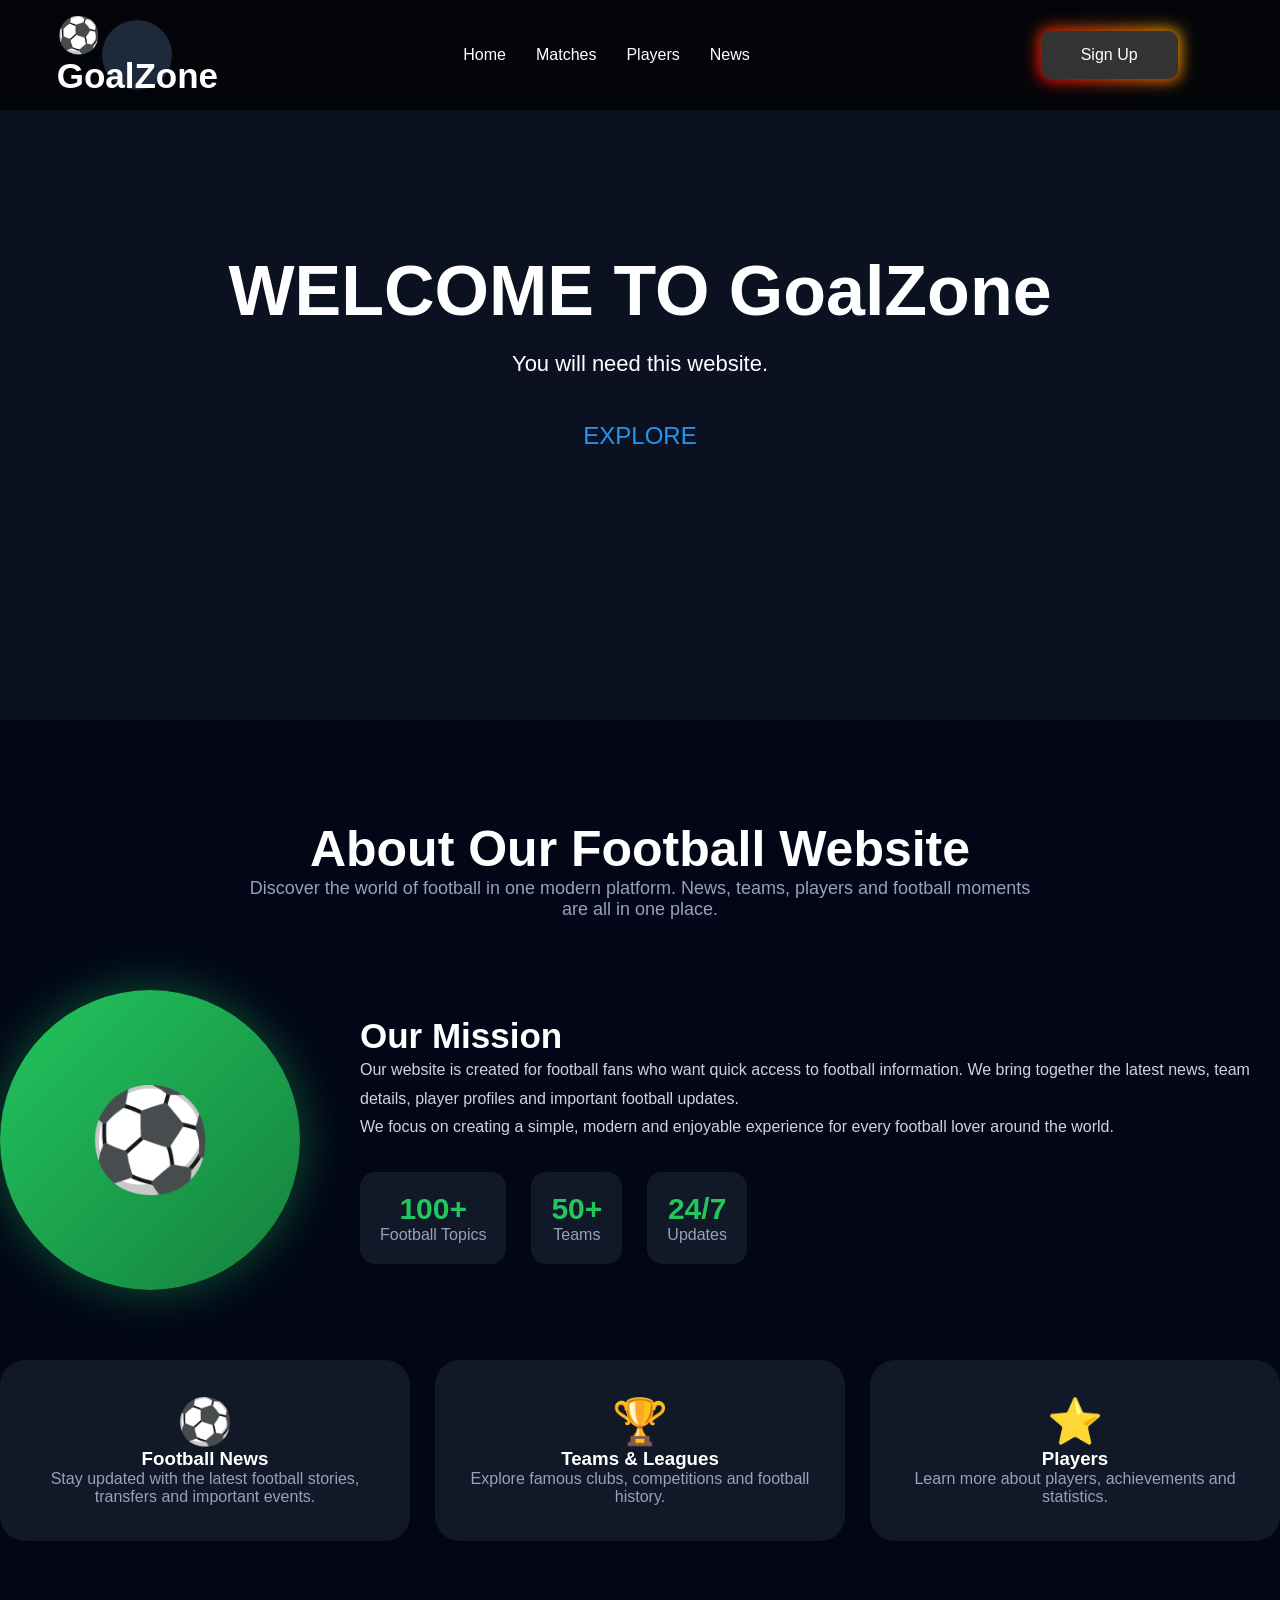
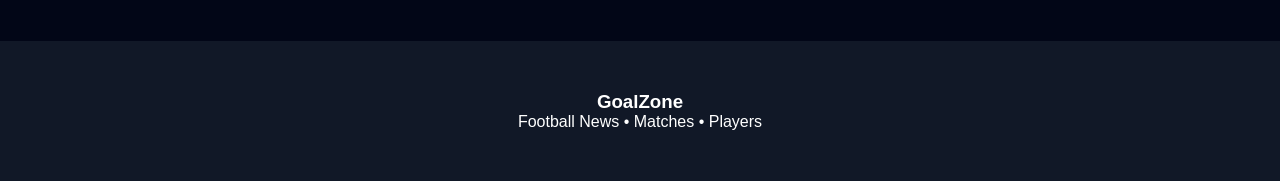
<file: index.html>
<!DOCTYPE html>
<html lang="en">

<head>
    <meta charset="UTF-8">
    <meta name="viewport" content="width=device-width, initial-scale=1.0">
    <title>Document</title>
</head>

<body>
    <!DOCTYPE html>

    <html lang="en">

    <head>
        <meta charset="UTF-8">
        <meta name="viewport" content="width=device-width, initial-scale=1.0">
        <title>GoalZone</title>
        <link rel="stylesheet" href="style.css">
    </head>

    <body>

        <nav>
            <div class="logo">⚽ GoalZone</div>


            <ul>
                <li><a href="index.html">Home</a></li>
                <li><a href="matches.html">Matches</a></li>
                <li><a href="players.html">Players</a></li>
                <li><a href="news.html">News</a></li>
            </ul>

            <a href="#" class="signup-btn">Sign Up</a>


        </nav>

        <section class="hero">
            <div class="hero-content">
                <h1>WELCOME TO GoalZone</h1>
                <p>You will need this website.</p>

                <a href="" class="hreef">
                    <span></span>
                    <span></span>
                    <span></span>
                    <span></span>
                    Explore
                </a>


        </section>
<section class="about">

<div class="container">

    <div class="about-header">
        <h1>About Our Football Website</h1>
        <p>
            Discover the world of football in one modern platform.
            News, teams, players and football moments are all in one place.
        </p>
    </div>


    <div class="about-main">

        <div class="about-image">
            ⚽
        </div>


        <div class="about-info">

            <h2>Our Mission</h2>

            <p>
                Our website is created for football fans who want
                quick access to football information. We bring together
                the latest news, team details, player profiles and
                important football updates.
            </p>

            <p>
                We focus on creating a simple, modern and enjoyable
                experience for every football lover around the world.
            </p>


            <div class="about-stats">

                <div>
                    <h3>100+</h3>
                    <span>Football Topics</span>
                </div>

                <div>
                    <h3>50+</h3>
                    <span>Teams</span>
                </div>

                <div>
                    <h3>24/7</h3>
                    <span>Updates</span>
                </div>

            </div>

        </div>

    </div>


    <div class="about-cards">

        <div class="about-box">
            <h2>⚽</h2>
            <h3>Football News</h3>
            <p>
                Stay updated with the latest football stories,
                transfers and important events.
            </p>
        </div>


        <div class="about-box">
            <h2>🏆</h2>
            <h3>Teams & Leagues</h3>
            <p>
                Explore famous clubs, competitions and football history.
            </p>
        </div>


        <div class="about-box">
            <h2>⭐</h2>
            <h3>Players</h3>
            <p>
                Learn more about players, achievements and statistics.
            </p>
        </div>


    </div>


</div>

</section>

        <footer>
            <h3>GoalZone</h3>
            <p>Football News • Matches • Players</p>
        </footer>

    </body>

    </html>

</body>

</html>
</file>
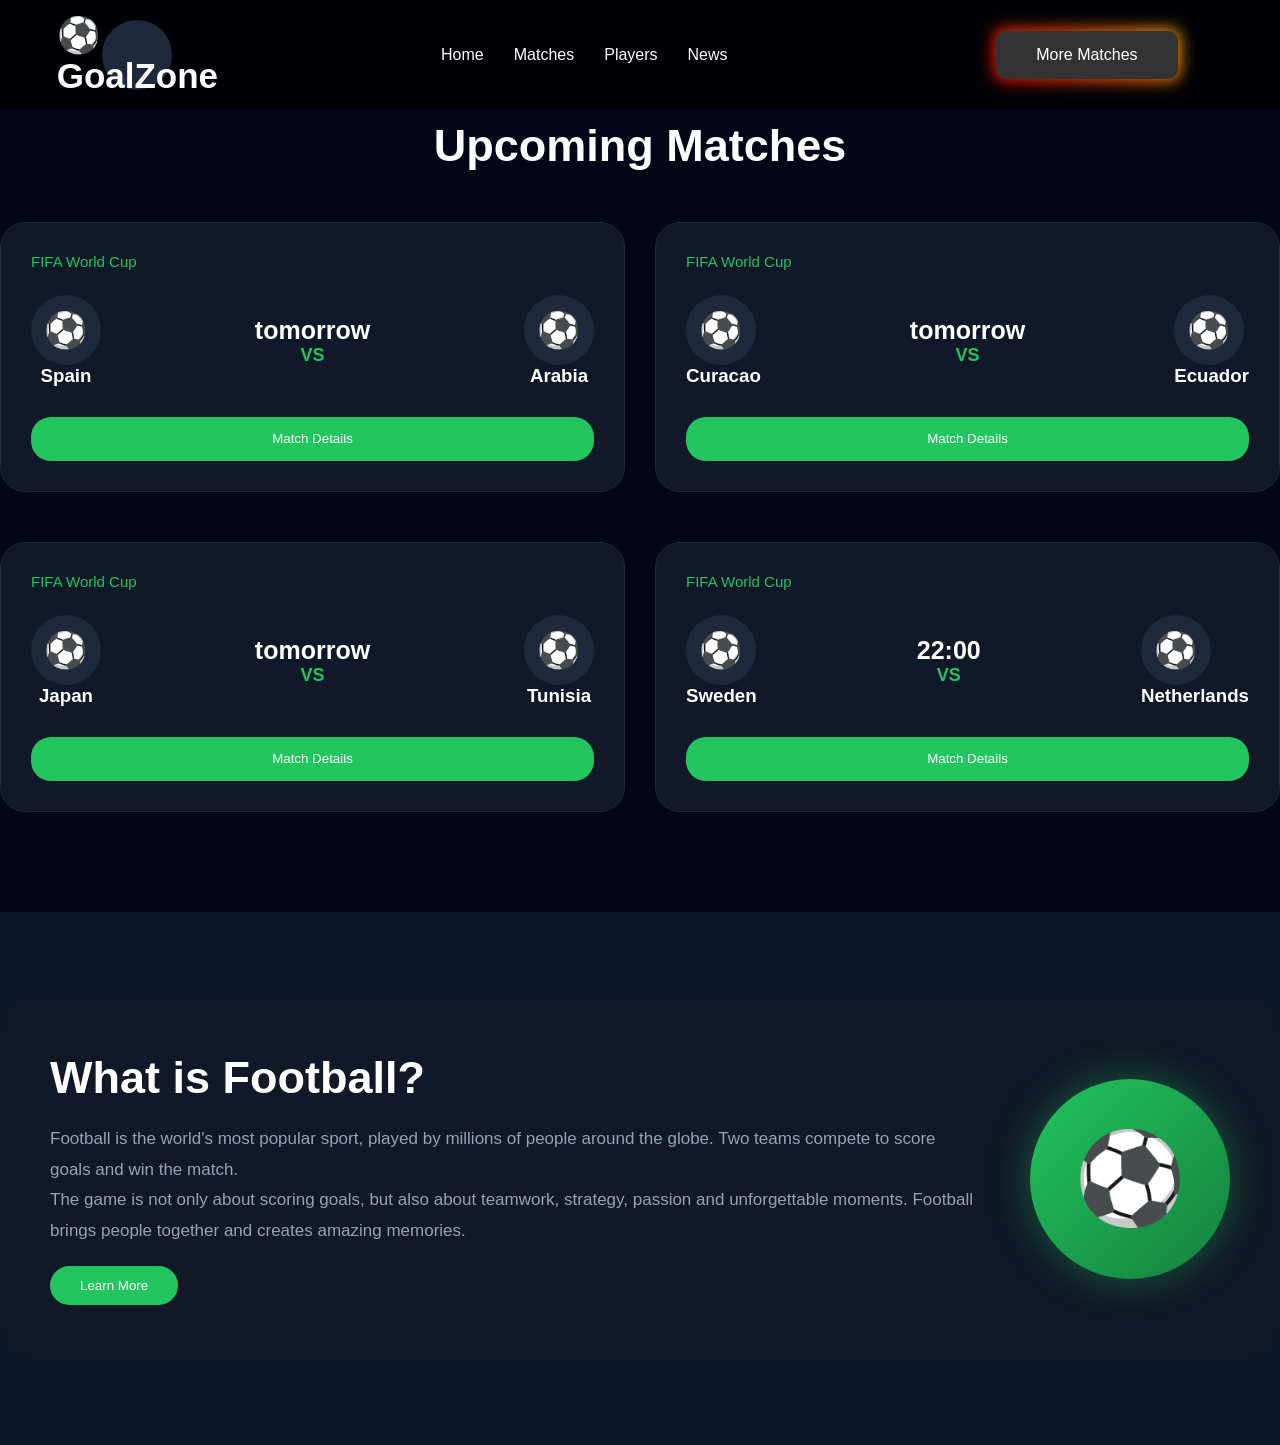
<file: matches.html>
<!DOCTYPE html>
<html lang="en">

<head>
    <meta charset="UTF-8">
    <meta name="viewport" content="width=device-width, initial-scale=1.0">
    <link rel="stylesheet" href="style.css">
    <title>Document</title>
</head>

<body>
    <nav>
        <div class="logo">⚽ GoalZone</div>


        <ul>
            <li><a href="index.html">Home</a></li>
            <li><a href="matches.html">Matches</a></li>
            <li><a href="players.html">Players</a></li>
            <li><a href="news.html">News</a></li>
        </ul>

        <a href="https://www.google.com/search?q=jahon+chempionati+2026&oq=jahon&gs_lcrp=[base64]&sourceid=chrome&ie=UTF-8"
            class="signup-btn">More Matches</a>


    </nav>
    <section class="matches">

        <div class="container">

            <h1>Upcoming Matches</h1>

            <div class="match-cards">


                <div class="match-card">

                    <div class="league">
                        FIFA World Cup
                    </div>

                    <div class="teams">

                        <div class="team">
                            <div class="logo">⚽</div>
                            <h3>Spain</h3>
                        </div>


                        <div class="score">
                            tomorrow
                            <span>VS</span>
                        </div>


                        <div class="team">
                            <div class="logo">⚽</div>
                            <h3>Arabia</h3>
                        </div>

                    </div>


                    <button>Match Details</button>

                </div>




                <div class="match-card">

                    <div class="league">
                        FIFA World Cup
                    </div>

                    <div class="teams">

                        <div class="team">
                            <div class="logo">⚽</div>
                            <h3>Curacao</h3>
                        </div>


                        <div class="score">
                            tomorrow
                            <span>VS</span>
                        </div>


                        <div class="team">
                            <div class="logo">⚽</div>
                            <h3>Ecuador</h3>
                        </div>

                    </div>


                    <button>Match Details</button>

                </div>
            </div>

        </div>
        <div class="match-cards">

            <div class="cardss">
                <div class="match-card">

                    <div class="league">
                        FIFA World Cup
                    </div>

                    <div class="teams">

                        <div class="team">
                            <div class="logo">⚽</div>
                            <h3>Japan</h3>
                        </div>


                        <div class="score">
                            tomorrow
                            <span>VS</span>
                        </div>


                        <div class="team">
                            <div class="logo">⚽</div>
                            <h3>Tunisia</h3>
                        </div>

                    </div>


                    <button>Match Details</button>

                </div>
            </div>




            <div class="cardss">
                <div class="match-card">

                    <div class="league">
                        FIFA World Cup
                    </div>

                    <div class="teams">

                        <div class="team">
                            <div class="logo">⚽</div>
                            <h3>Sweden</h3>
                        </div>


                        <div class="score">
                            22:00
                            <span>VS</span>
                        </div>


                        <div class="team">
                            <div class="logo">⚽</div>
                            <h3>Netherlands</h3>
                        </div>

                    </div>


                    <button>Match Details</button>

                </div>
            </div>

        </div>
    </section>
    <section class="football-info">

        <div class="container">

            <div class="info-box">

                <div class="info-text">

                    <h2>What is Football?</h2>

                    <p>
                        Football is the world's most popular sport, played by millions
                        of people around the globe. Two teams compete to score goals
                        and win the match.
                    </p>

                    <p>
                        The game is not only about scoring goals, but also about teamwork,
                        strategy, passion and unforgettable moments. Football brings
                        people together and creates amazing memories.
                    </p>

                    <button>Learn More</button>

                </div>


                <div class="info-icon">
                    ⚽
                </div>


            </div>

        </div>

    </section>
</body>

</html>
</file>
<file: style.css>
* {
    margin: 0;
    padding: 0;
    box-sizing: border-box;
    font-family: sans-serif;
    text-decoration: none;
}

body {
    background: #0b1120;
    color: white;
}

nav {
    display: flex;
    justify-content: space-between;
    align-items: center;
    padding: 20px 8%;
    position: fixed;
    width: 100%;
    background: rgba(0, 0, 0, .7);
    backdrop-filter: blur(10px);
}

.logo {
    font-size: 30px;
    font-weight: bold;
}

nav ul {
    display: flex;
    list-style: none;
}

nav ul li {
    margin: 0 15px;
}

nav a {
    color: white;
    text-decoration: none;
}

.signup-btn {
    padding: 15px 40px;
    border: none;
    outline: none;
    color: #fff;
    cursor: pointer;
    position: relative;
    z-index: 0;
    border-radius: 12px;
}

.signup-btn::after {
    content: "";
    z-index: -1;
    position: absolute;
    width: 100%;
    height: 100%;
    background-color: #333;
    left: 0;
    top: 0;
    border-radius: 10px;
}

.signup-btn::before {
    content: "";
    background: linear-gradient(45deg,
            #ff0000, #ff7300, #fffb00, #48ff00,
            #00ffd5, #002bff, #ff00c8, #ff0000);
    position: absolute;
    top: -2px;
    left: -2px;
    background-size: 600%;
    z-index: -1;
    width: calc(100% + 4px);
    height: calc(100% + 4px);
    filter: blur(8px);
    animation: glowing 20s linear infinite;
    transition: opacity .3s ease-in-out;
    border-radius: 10px;
    opacity: 1;
}

@keyframes glowing {
    0% {
        background-position: 0 0;
    }

    50% {
        background-position: 400% 0;
    }

    100% {
        background-position: 0 0;
    }
}

.signup-btn:hover::before {
    opacity: 1;
}

.signup-btn:active:after {
    background: transparent;
}

.signup-btn:active {
    color: #000;
    font-weight: bold;
}

.hero {
    height: 80vh;
    background: linear-gradient(rgba(0, 0, 0, 0.5),
            rgba(0, 0, 0, 0.5)),
        url("../images/football.jpg");
    background-size: cover;
    background-position: center;
    display: flex;
    justify-content: center;
    align-items: center;
    text-align: center;
    color: white;
}

.hero {
    height: 80vh;
    background: url('https://images.unsplash.com/photo-1574629810360-7efbbe195018') center/cover;
    display: flex;
    align-items: center;
    justify-content: center;
    color: white;
    text-align: center;
}

.hero h1 {
    font-size: 70px;
    margin-bottom: 20px;
}

.hero p {
    font-size: 22px;
    margin-bottom: 30px;
}

.btn-primary,
.btn-secondary {
    text-decoration: none;
    color: white;
    padding: 14px 28px;
    border-radius: 10px;
    margin: 5px;
}

.hreef {
    position: relative;
    display: inline-block;
    padding: 15px 30px;
    color: #2196f3;
    text-transform: uppercase;
    text-decoration: none;
    font-size: 24px;
    overflow: hidden;
    transition: 0.2s;
}

.hreef:hover {
    color: #255784;
    background: #2196f3;
    box-shadow: 0 0 10px #2196f3, 0 0 40px #2196f3, 0 0 80px #2196f3;
    transition-delay: 1s;
}

.hreef span {
    position: absolute;
    display: block;
}

.hreef span:nth-child(1) {
    top: 0;
    left: -100%;
    width: 100%;
    height: 2px;
    background: linear-gradient(90deg, transparent, #2196f3);
}

.hreef:hover span:nth-child(1) {
    left: 100%;
    transition: 1s;
}

.hreef span:nth-child(3) {
    bottom: 0;
    right: -100%;
    width: 100%;
    height: 2px;
    background: linear-gradient(270deg, transparent, #2196f3);
}

.hreef:hover span:nth-child(3) {
    right: 100%;
    transition: 1s;
    transition-delay: 0.5s;
}

.hreef span:nth-child(2) {
    top: -100%;
    right: 0%;
    width: 2px;
    height: 100%;
    background: linear-gradient(180deg, transparent, #2196f3);
}

.hreef:hover span:nth-child(2) {
    top: 100%;
    transition: 1s;
    transition-delay: 0.25s;
}

.hreef span:nth-child(4) {
    bottom: -100%;
    left: 0;
    width: 2px;
    height: 100%;
    background: linear-gradient(360deg, transparent, #2196f3);
}

.hreef:hover span:nth-child(4) {
    bottom: 100%;
    transition: 1s;
    transition-delay: 0.75s;
}

.about {
    padding: 100px 0;
    background: #020617;
    color: white;
}


.about-header {
    text-align: center;
    max-width: 800px;
    margin: auto;
}


.about-header h1 {
    font-size: 50px;
    font-weight: 800;
}


.about-header p {
    color: #94a3b8;
    font-size: 18px;
}


.about-main {
    display: flex;
    align-items: center;
    gap: 60px;
    margin-top: 70px;
}


.about-image {
    width: 300px;
    height: 300px;
    border-radius: 50%;
    background: linear-gradient(135deg, #22c55e, #15803d);
    display: flex;
    justify-content: center;
    align-items: center;
    font-size: 100px;
    box-shadow: 0 0 50px rgba(34, 197, 94, .4);
}


.about-info {
    flex: 1;
}


.about-info h2 {
    font-size: 35px;
}


.about-info p {
    color: #cbd5e1;
    line-height: 1.8;
}


.about-stats {
    display: flex;
    gap: 25px;
    margin-top: 30px;
}


.about-stats div {
    background: #111827;
    padding: 20px;
    border-radius: 15px;
    text-align: center;
}


.about-stats h3 {
    color: #22c55e;
    font-size: 30px;
}


.about-stats span {
    color: #94a3b8;
}


.about-cards {
    display: grid;
    grid-template-columns: repeat(3, 1fr);
    gap: 25px;
    margin-top: 70px;
}


.about-box {
    background: #111827;
    padding: 35px;
    border-radius: 25px;
    text-align: center;
    transition: .3s;
}


.about-box:hover {
    transform: translateY(-10px);
}


.about-box h2 {
    font-size: 45px;
}


.about-box p {
    color: #94a3b8;
}


@media(max-width:768px) {

    .about-main {
        flex-direction: column;
    }

    .about-cards {
        grid-template-columns: 1fr;
    }

}

footer {
    text-align: center;
    padding: 50px;
    background: #111827;
}

.matches {
    padding: 100px 0;
    background: #020617;
    color: white;
}


.matches h1 {
    text-align: center;
    font-size: 45px;
    margin-bottom: 50px;
    padding-top: 20px;
}



.match-cards {

    display: grid;
    grid-template-columns: repeat(2, 1fr);
    gap: 30px;

}



.match-card {

    background: #111827;
    padding: 30px;
    border-radius: 25px;
    border: 1px solid #1f2937;
    transition: .3s;

}


.match-card:hover {

    transform: translateY(-10px);
    box-shadow: 0 15px 30px rgba(0, 0, 0, .4);

}



.league {

    color: #22c55e;
    font-size: 15px;
    margin-bottom: 25px;

}



.teams {

    display: flex;
    justify-content: space-between;
    align-items: center;
    text-align: center;

}


.logo {

    width: 70px;
    height: 70px;
    background: #1e293b;
    border-radius: 50%;
    display: flex;
    align-items: center;
    justify-content: center;
    font-size: 35px;

}



.score {

    font-size: 25px;
    font-weight: bold;

}


.score span {

    display: block;
    color: #22c55e;
    font-size: 18px;

}



.match-card button {

    width: 100%;
    margin-top: 30px;
    padding: 12px;
    border-radius: 20px;
    border: none;
    background: #22c55e;
    cursor: pointer;
    color: white;
    line-height: 20px;
}

button:hover {
    color: #00f2fe;
    transition: ease 1s;
    background: linear-gradient(#a619f8, #00f2fe);
}

.cardss {
    padding-top: 50px;

}


@media(max-width:768px) {

    .match-cards {
        grid-template-columns: 1fr;
    }

}

.football-info {

    padding: 90px 0;
    background: #0f172a;
    color: white;

}


.info-box {

    display: flex;
    align-items: center;
    justify-content: space-between;
    gap: 50px;

    background: #111827;
    padding: 50px;
    border-radius: 30px;

}


.info-text {

    flex: 1;

}


.info-text h2 {

    font-size: 45px;
    margin-bottom: 20px;

}


.info-text p {

    color: #94a3b8;
    line-height: 1.8;
    font-size: 17px;

}


.info-text button {

    margin-top: 20px;
    padding: 12px 30px;
    border: none;
    border-radius: 25px;
    background: #22c55e;
    color: white;

}


.info-icon {

    width: 200px;
    height: 200px;

    border-radius: 50%;

    background: linear-gradient(135deg, #22c55e, #15803d);

    display: flex;
    align-items: center;
    justify-content: center;

    font-size: 90px;

    box-shadow: 0 0 40px rgba(34, 197, 94, .4);

}



@media(max-width:768px) {

    .info-box {

        flex-direction: column;

    }

}

.player-card{
    background:#111827;
    width:280px;
    padding:25px;
    border-radius:25px;
    text-align:center;
    transition:0.4s;
    border:1px solid #1f2937;
    overflow:hidden;
}

.player-card:hover{
    transform:translateY(-10px);
    box-shadow:0 15px 30px rgba(34,197,94,.25);
    border-color:#22c55e;
}

.player-card img{
    width:120px;
    height:120px;
    border-radius:50%;
    object-fit:cover;
    border:4px solid #22c55e;
    margin-bottom:15px;
}

.player-card h3{
    color:white;
    margin-bottom:5px;
    font-size:24px;
}

.player-card span{
    color:#22c55e;
    font-size:14px;
}

.Ronaldo{
    color:#94a3b8;
    margin-top:10px;
    text-align: center;
}

.stats{
    display:flex;
    justify-content:space-around;
    margin-top:20px;
    padding-top:15px;
    border-top:1px solid #1f2937;
}

.stats div{
    display:flex;
    flex-direction:column;
}

.stats strong{
    color:white;
    font-size:22px;
}

.stats small{
    color:#94a3b8;
}

.players-about {
    padding: 60px 20px;
    text-align: center;
    background: #f5f5f5;
}

.players h2 {
    font-size: 40px;
    margin-bottom: 25px;
    text-align: center;
}

.players p {
    max-width: 800px;
    margin: 15px auto;
    font-size: 18px;
    line-height: 1.8;
    color: #444;

}

.about-pla {
    margin-top: 200px;
}

.float {
    padding-top: 50px;
}

.news {
    padding: 50px;
    background: #111;
    color: white;
}

.news h2 {
    text-align: center;
    font-size: 35px;
    margin-bottom: 40px;
}


.news-item {
    display: flex;
    gap: 25px;
    margin-bottom: 30px;
    align-items: center;
}


.news-item img {
    width: 250px;
    height: 150px;
    object-fit: cover;
    border-radius: 15px;
}


.news-item h3 {
    font-size: 25px;
}


.news-item p {
    color: #ccc;
    line-height: 1.6;
}


.news-item span {
    color: gray;
}
</file>
